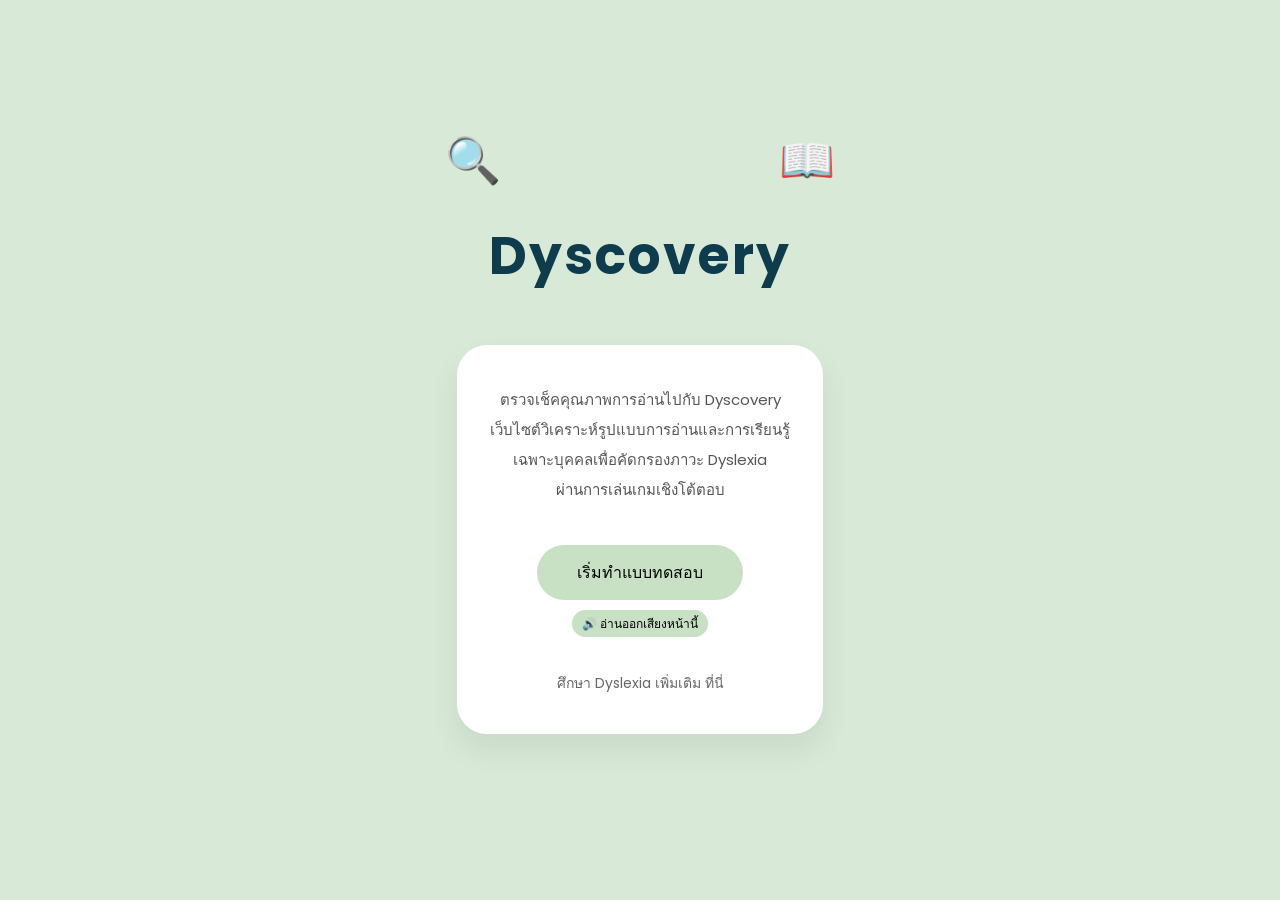
<file: index.html>
<!DOCTYPE html>
<html lang="th">
<head>
    <meta charset="UTF-8">
    <meta name="viewport" content="width=device-width, initial-scale=1.0">
    <title>Discovery Dyslexia</title>

    <link rel="stylesheet" href="style.css">

    <link href="https://fonts.googleapis.com/css2?family=Poppins:wght@300;400;600;700&display=swap" rel="stylesheet">
    
    <style>
        .global-speak-btn {
            font-size: 12px; /* ปรับขนาดตัวอักษรให้เล็กลง */
            padding: 4px 10px; /* ปรับขนาดกล่องปุ่มให้กะทัดรัดขึ้น */
            cursor: pointer;
        }
    </style>
</head>
<body>

    <div class="container">

        <div class="icon-left">🔍</div>
        <div class="icon-right">📖</div>

        <h1> Dyscovery </h1>

        <div class="card">

            <p>
                ตรวจเช็คคุณภาพการอ่านไปกับ Dyscovery<br>
                เว็บไซต์วิเคราะห์รูปแบบการอ่านและการเรียนรู้<br>
                เฉพาะบุคคลเพื่อคัดกรองภาวะ Dyslexia<br>
                ผ่านการเล่นเกมเชิงโต้ตอบ
            </p>

            <a href="form.html" style="text-decoration: none;">
                <button>เริ่มทำแบบทดสอบ</button>
            </a> 

            <div style="text-align: center; margin: 10px 0;">
                <button class="global-speak-btn">🔊 อ่านออกเสียงหน้านี้</button>
            </div>

            <a href="info.html">ศึกษา Dyslexia เพิ่มเติม ที่นี่</a>

        </div>

    </div>

    <script src="global-speaker.js"></script>
</body>
</html>
</file>
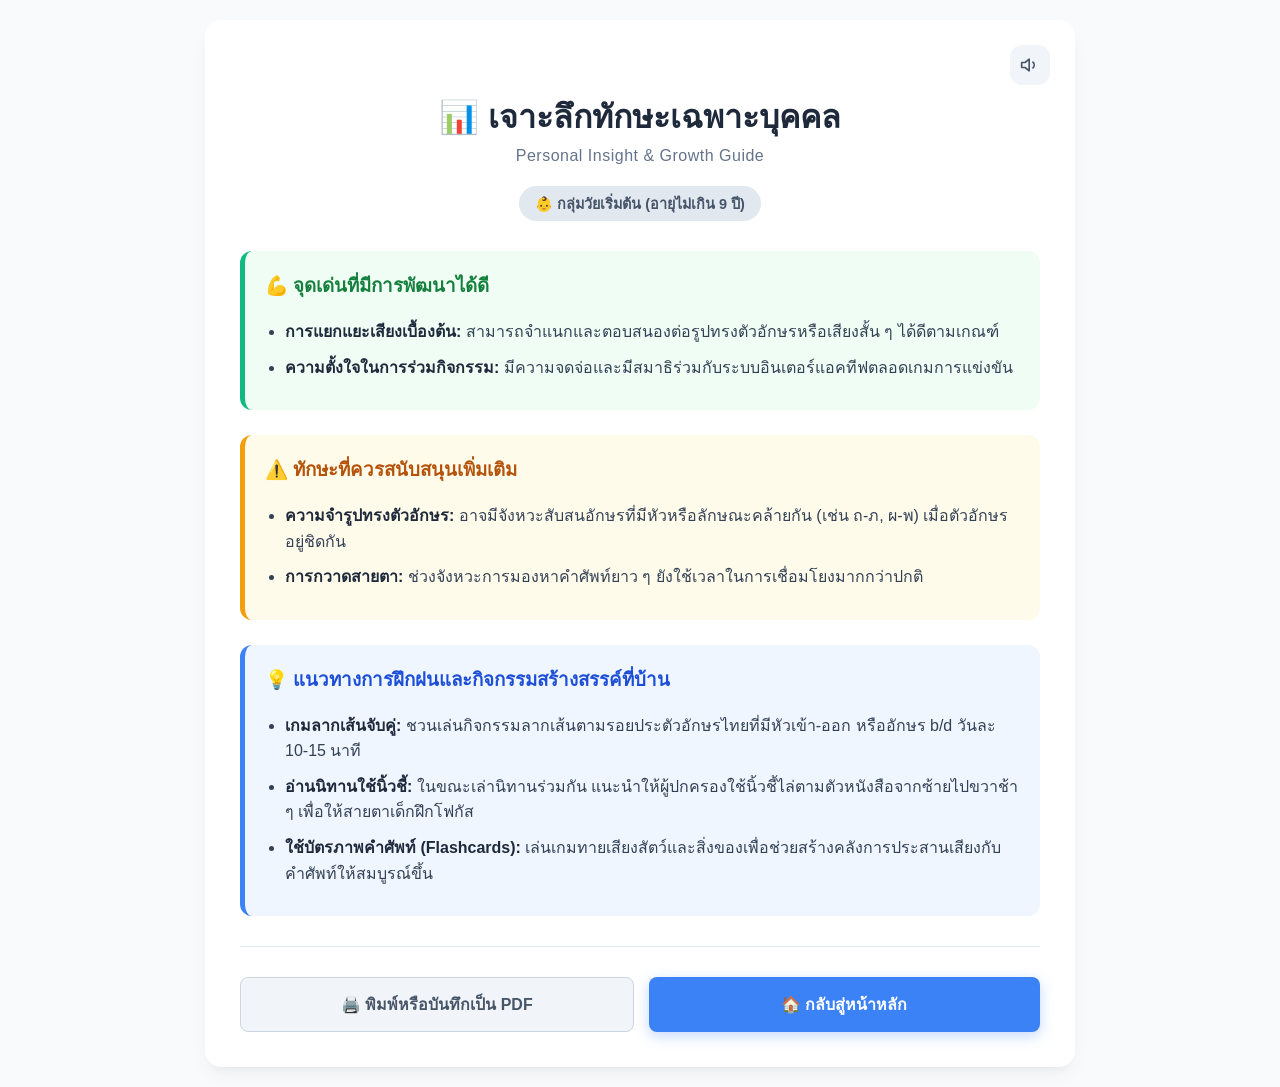
<file: insight.html>
<!DOCTYPE html>
<html lang="th">
<head>
    <meta charset="UTF-8">
    <meta name="viewport" content="width=device-width, initial-scale=1.0">
    <title>DSYCOVERY - เจาะลึกทักษะเฉพาะบุคคล</title>
    <link rel="stylesheet" href="style-insight.css">
</head>
<body>

<div class="container">
    <!-- 🔊 ปุ่มลำโพงอ่านออกเสียงมุมขวาบนสุด (ถอดแบบมาจากหน้าเกมต้นฉบับ) -->
    <button type="button" class="btn-speaker-corner" onclick="toggleInsightSpeech()" title="ฟังเสียงคำแนะนำ">
        <svg width="20" height="20" viewBox="0 0 24 24" fill="none" stroke="currentColor" stroke-width="2" stroke-linecap="round" stroke-linejoin="round"><path d="M11 5L6 9H2v6h4l5 4V5z"></path><path d="M15.54 8.46a5 5 0 0 1 0 7.07"></path></svg>
    </button>

    <div class="header">
        <h1>📊 เจาะลึกทักษะเฉพาะบุคคล</h1>
        <p class="subtitle">Personal Insight & Growth Guide</p>
        <div id="age-badge" class="age-badge">กำลังตรวจสอบกลุ่มอายุ...</div>
    </div>

    <div id="insight-content">
        <p style="text-align: center; color: #64748b;">กำลังประมวลผลข้อมูลเชิงลึก...</p>
    </div>

    <hr class="divider">

    <div class="action-area">
        <button onclick="window.print()" class="btn-secondary">🖨️ พิมพ์หรือบันทึกเป็น PDF</button>
        <button onclick="window.location.href='index.html'" class="btn-primary">🏠 กลับสู่หน้าหลัก</button>
    </div>
</div>

<script src="script-insight.js"></script>
</body>
</html>
</file>
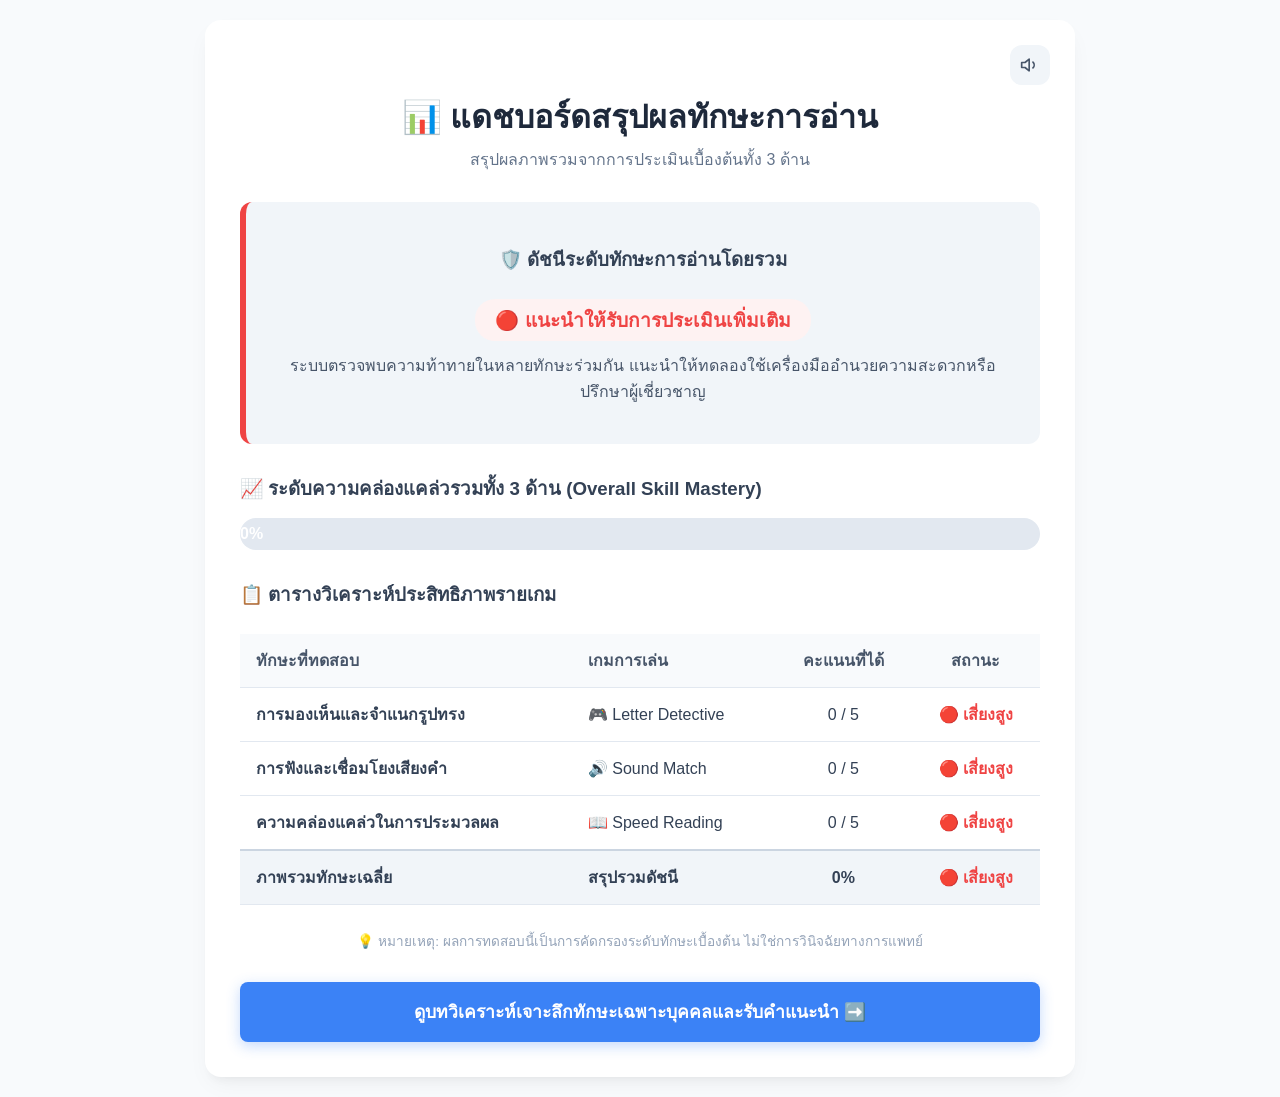
<file: summary.html>
<!DOCTYPE html>
<html lang="th">
<head>
    <meta charset="UTF-8">
    <meta name="viewport" content="width=device-width, initial-scale=1.0">
    <title>DSYCOVERY - แดชบอร์ดสรุปผลรวม</title>
    <link rel="stylesheet" href="style-summary.css">
</head>
<body>

<div class="container">
    <button type="button" class="btn-speaker-corner" onclick="toggleSummarySpeech()" title="ฟังเสียงสรุปผล">
        <svg width="20" height="20" viewBox="0 0 24 24" fill="none" stroke="currentColor" stroke-width="2" stroke-linecap="round" stroke-linejoin="round"><path d="M11 5L6 9H2v6h4l5 4V5z"></path><path d="M15.54 8.46a5 5 0 0 1 0 7.07"></path></svg>
    </button>

    <h1>📊 แดชบอร์ดสรุปผลทักษะการอ่าน</h1>
    <p class="subtitle">สรุปผลภาพรวมจากการประเมินเบื้องต้นทั้ง 3 ด้าน</p>

    <div class="overall-card" id="overall-card">
        <h3>🛡️ ดัชนีระดับทักษะการอ่านโดยรวม</h3>
        <div id="overall-status" class="status-badge">กำลังคำนวณ...</div>
        <p id="overall-desc" class="overall-desc"></p>
    </div>

    <div class="chart-section">
        <h3>📈 ระดับความคล่องแคล่วรวมทั้ง 3 ด้าน (Overall Skill Mastery)</h3>
        <div class="progress-container">
            <div id="overall-bar" class="progress-bar">0%</div>
        </div>
    </div>

    <h3>📋 ตารางวิเคราะห์ประสิทธิภาพรายเกม</h3>
    <table>
        <thead>
            <tr>
                <th>ทักษะที่ทดสอบ</th>
                <th>เกมการเล่น</th>
                <th class="center-text">คะแนนที่ได้</th>
                <th class="center-text">สถานะ</th>
            </tr>
        </thead>
        <tbody>
            <tr>
                <td><b>การมองเห็นและจำแนกรูปทรง</b></td>
                <td>🎮 Letter Detective</td>
                <td id="score-g1" class="center-text">- / 5</td>
                <td id="status-g1" class="center-text font-bold">-</td>
            </tr>
            <tr>
                <td><b>การฟังและเชื่อมโยงเสียงคำ</b></td>
                <td>🔊 Sound Match</td>
                <td id="score-g2" class="center-text">- / 5</td>
                <td id="status-g2" class="center-text font-bold">-</td>
            </tr>
            <tr>
                <td><b>ความคล่องแคล่วในการประมวลผล</b></td>
                <td>📖 Speed Reading</td>
                <td id="score-g3" class="center-text">- / 5</td>
                <td id="status-g3" class="center-text font-bold">-</td>
            </tr>
            <tr class="total-row">
                <td>ภาพรวมทักษะเฉลี่ย</td>
                <td>สรุปรวมดัชนี</td>
                <td id="avg-score" class="center-text">0%</td>
                <td id="avg-status" class="center-text font-bold">-</td>
            </tr>
        </tbody>
    </table>

    <p class="footnote">💡 หมายเหตุ: ผลการทดสอบนี้เป็นการคัดกรองระดับทักษะเบื้องต้น ไม่ใช่การวินิจฉัยทางการแพทย์</p>

    <button onclick="window.location.href='insight.html'" class="next-btn">
        ดูบทวิเคราะห์เจาะลึกทักษะเฉพาะบุคคลและรับคำแนะนำ ➡️
    </button>
</div>

<script src="script-summary.js"></script>
</body>
</html>
</file>
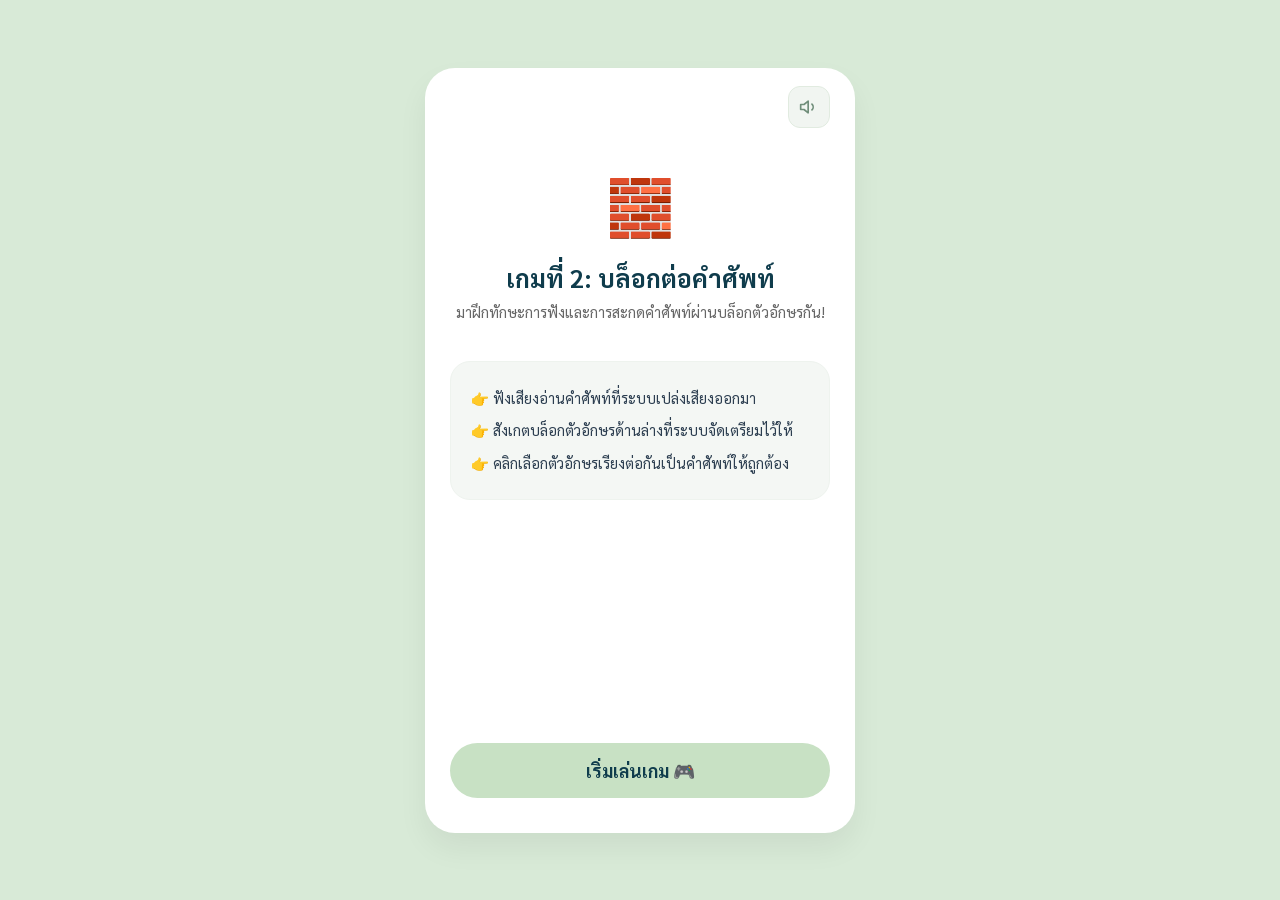
<file: word-builder.html>
<!DOCTYPE html>
<html lang="th">
<head>
    <meta charset="UTF-8">
    <meta name="viewport" content="width=device-width, initial-scale=1.0">
    <title>Word Builder</title>
    <link href="https://fonts.googleapis.com/css2?family=Prompt:wght@400;600;700&display=swap" rel="stylesheet">
    <link rel="stylesheet" href="style-game2.css">
</head>
<body>

    <div class="game-container">
        
        <div id="introSection" style="display: flex; flex-direction: column; justify-content: space-between; flex-grow: 1;">
            <button type="button" class="btn-speaker-corner" onclick="toggleIntroSpeech()" title="ฟังเสียงอ่านวิธีเล่น">
                <svg width="20" height="20" viewBox="0 0 24 24" fill="none" stroke="currentColor" stroke-width="2" stroke-linecap="round" stroke-linejoin="round"><path d="M11 5L6 9H2v6h4l5 4V5z"></path><path d="M15.54 8.46a5 5 0 0 1 0 7.07"></path></svg>
            </button>

            <div style="font-size: 55px; text-align: center; margin-bottom: 10px; margin-top: 15px;">🧱</div>
            <h2>เกมที่ 2: บล็อกต่อคำศัพท์</h2>
            <p style="text-align: center; margin-bottom: 25px; color: #666; font-size: 15px;">มาฝึกทักษะการฟังและการสะกดคำศัพท์ผ่านบล็อกตัวอักษรกัน!</p>
            
            <div style="background: #f4f7f4; border: 1px solid #eef3ee; padding: 24px 20px; border-radius: 20px; margin-top: 15px; margin-bottom: 30px; line-height: 1.7;">
                <p style="font-size: 14.5px; color: #2c3e50;">👉 ฟังเสียงอ่านคำศัพท์ที่ระบบเปล่งเสียงออกมา</p>
                <p style="font-size: 14.5px; color: #2c3e50; margin-top: 8px;">👉 สังเกตบล็อกตัวอักษรด้านล่างที่ระบบจัดเตรียมไว้ให้</p>
                <p style="font-size: 14.5px; color: #2c3e50; margin-top: 8px;">👉 คลิกเลือกตัวอักษรเรียงต่อกันเป็นคำศัพท์ให้ถูกต้อง</p>
            </div>

            <button class="next-game-btn" id="btn-start-play" onclick="startGame()">เริ่มเล่นเกม 🎮</button>
        </div>

        <div id="gameMainContent" class="hidden" style="width: 100%; display: flex; flex-direction: column; justify-content: space-between; flex-grow: 1;">
            
            <button type="button" class="btn-speaker-corner" onclick="toggleGameplaySpeech()" title="ฟังเสียงโจทย์อีกครั้ง">
                <svg width="20" height="20" viewBox="0 0 24 24" fill="none" stroke="currentColor" stroke-width="2" stroke-linecap="round" stroke-linejoin="round"><path d="M11 5L6 9H2v6h4l5 4V5z"></path><path d="M15.54 8.46a5 5 0 0 1 0 7.07"></path></svg>
            </button>

            <div id="timerContainer" class="timer-container">
                <div id="timerBar" class="timer-bar"></div>
            </div>

            <div id="gamePlaySection">
                <div class="top-section">
                    <div id="questionCounter" class="question-counter">ข้อ 1 / 5</div>
                </div>

                <button id="speakBtn" class="speaker-btn">🔊</button>

                <div id="answerSlots" class="answer-slots"></div>
                <div id="letterBank" class="letter-bank"></div>

                <button id="submitBtn" class="submit-btn">ยืนยันคำตอบ</button>
            </div>
        </div>

        <div id="summarySection" class="summary-container hidden" style="display: flex; flex-direction: column; align-items: center; justify-content: center; flex-grow: 1;">
            <h2 class="summary-title">📊 สรุปผล เกมที่ 2</h2>
            <p class="summary-subtitle">บล็อกต่อคำศัพท์ที่คุณได้ยิน</p>
            <div class="stat-row">
                <div class="stat-box">
                    <div class="stat-num correct" id="correct-num">0</div>
                    <div class="stat-label">ต่อคำถูกต้อง</div>
                </div>
                <div class="stat-box">
                    <div class="stat-num wrong" id="wrong-num">0</div>
                    <div class="stat-label">ต่อคำผิด / ไม่ทัน</div>
                </div>
            </div>

            <button id="nextGameBtn" class="next-game-btn">
                ไปเล่นเกมถัดไป ➡️
            </button>
        </div>

    </div>

    <script src="script-game2.js"></script>
</body>
</html>
</file>
<file: style.css>
*{
    margin:0;
    padding:0;
    box-sizing:border-box;
    font-family:'Poppins', sans-serif;
}

body{
    background:#d8ead7;
    min-height:100vh;
    display:flex;
    justify-content:center;
    align-items:center;
}

.container{
    width:100%;
    max-width:430px;
    text-align:center;
    position:relative;
}

.icon-left{
    position:absolute;
    left:20px;
    top:10px;
    font-size:45px;
}

.icon-right{
    position:absolute;
    right:20px;
    top:10px;
    font-size:45px;
}

h1{
    margin-top:100px;
    color:#0f3c4c;
    font-size:52px;
    font-weight:700;
    letter-spacing:2px;
}

.card{
    background:white;
    width:85%;
    margin:50px auto;
    padding:40px 30px;
    border-radius:30px;

    box-shadow:
    0 15px 30px rgba(0,0,0,0.08);
}

.card p{
    color:#555;
    line-height:2;
    font-size:15px;
    margin-bottom:40px;
}

button{
    background:#c8e1c4;
    border:none;
    padding:15px 40px;
    border-radius:30px;
    font-size:16px;
    cursor:pointer;
    transition:0.3s;
}

button:hover{
    transform:scale(1.05);
}

.card a{
    display:block;
    margin-top:35px;
    text-decoration:none;
    color:#666;
    font-size:14px;
}
</file>
<file: style-insight.css>
/* ===== style-insight.css — Insight Styling ===== */

body {
    font-family: 'ChulaCharasNew', 'Sarabun', -apple-system, sans-serif;
    background-color: #f8fafc;
    color: #334155;
    margin: 0;
    padding: 20px;
}

.container {
    max-width: 800px;
    margin: 0 auto;
    background: #ffffff;
    padding: 35px;
    border-radius: 16px;
    box-shadow: 0 10px 25px -5px rgba(0, 0, 0, 0.05), 0 8px 10px -6px rgba(0, 0, 0, 0.05);
    position: relative; /* เพิ่มเพื่อให้จัดตำแหน่งปุ่มลำโพงด้านในเทียบกับการ์ดได้ */
    padding-top: 50px; /* ขยับพื้นที่ด้านบนลงมาเล็กน้อยเพื่อความสมดุล */
}

/* 🔊 ตกแต่งปุ่มลำโพงจิ๋วมุมขวาบนสุดคุมโทนพาสเทลเทานวลตามแบบหน้าเกม */
.btn-speaker-corner {
    position: absolute;
    top: 25px; 
    right: 25px;
    background: #f1f5f9;
    color: #475569;
    border: none;
    width: 40px;
    height: 40px;
    border-radius: 12px;
    cursor: pointer;
    display: flex;
    align-items: center;
    justify-content: center;
    transition: all 0.2s ease;
    z-index: 20;
}

.btn-speaker-corner:hover {
    background: #e2e8f0;
    transform: scale(1.05);
}

.header {
    text-align: center;
    margin-bottom: 30px;
}

h1 {
    color: #1e293b;
    margin-bottom: 5px;
}

.subtitle {
    color: #64748b;
    margin-top: 0;
    font-weight: 500;
    letter-spacing: 0.5px;
}

/* ป้ายแสดงกลุ่มอายุ */
.age-badge {
    display: inline-block;
    background-color: #e2e8f0;
    color: #475569;
    padding: 6px 16px;
    border-radius: 20px;
    font-size: 0.9rem;
    font-weight: bold;
    margin-top: 5px;
}

/* การ์ดแยกย่อยของจุดเด่น จุดควรฝึก และคำแนะนำ */
.insight-card {
    margin-bottom: 25px;
    padding: 20px;
    border-radius: 12px;
    border-left: 5px solid #cbd5e1;
}

.card-strength {
    background-color: #f0fdf4;
    border-left-color: #10b981;
}
.card-strength h3 { color: #15803d; margin-top: 0; }

.card-improve {
    background-color: #fffbeb;
    border-left-color: #f59e0b;
}
.card-improve h3 { color: #b45309; margin-top: 0; }

.card-recommend {
    background-color: #eff6ff;
    border-left-color: #3b82f6;
}
.card-recommend h3 { color: #1d4ed8; margin-top: 0; }

/* ตกแต่งรายการคำแนะนำ (List) */
ul {
    margin: 0;
    padding-left: 20px;
}

li {
    margin-bottom: 10px;
    line-height: 1.6;
    color: #334155;
}

li b {
    color: #1e293b;
}

.divider {
    border: 0;
    border-top: 1px solid #e2e8f0;
    margin: 30px 0;
}

/* ปุ่มควบคุม */
.action-area {
    display: flex;
    gap: 15px;
}

.btn-primary, .btn-secondary {
    flex: 1;
    border: none;
    padding: 14px;
    font-size: 1rem;
    font-weight: bold;
    border-radius: 8px;
    cursor: pointer;
    transition: all 0.2s ease-in-out;
}

.btn-primary {
    background-color: #3b82f6;
    color: white;
    box-shadow: 0 4px 14px 0 rgba(59, 130, 246, 0.3);
}
.btn-primary:hover {
    background-color: #2563eb;
}

.btn-secondary {
    background-color: #f1f5f9;
    color: #475569;
    border: 1px solid #cbd5e1;
}
.btn-secondary:hover {
    background-color: #e2e8f0;
}

/* ซ่อนปุ่มเวลาสั่งพิมพ์ออกทางเครื่องปริ้น/PDF */
@media print {
    body { background-color: white; padding: 0; }
    .container { box-shadow: none; padding: 0; }
    .action-area, .divider, .btn-speaker-corner { display: none; } /* ซ่อนปุ่มลำโพงไม่ให้เลอะกระดาษเวลาสั่งพิมพ์ */
}
</file>
<file: style-summary.css>
/* ===== style-summary.css — Dashboard Styling ===== */

body {
    font-family: 'ChulaCharasNew', 'Sarabun', -apple-system, sans-serif;
    background-color: #f8fafc;
    color: #334155;
    margin: 0;
    padding: 20px;
}

.container {
    max-width: 800px;
    margin: 0 auto;
    background: #ffffff;
    padding: 35px;
    border-radius: 16px;
    box-shadow: 0 10px 25px -5px rgba(0, 0, 0, 0.05), 0 8px 10px -6px rgba(0, 0, 0, 0.05);
    position: relative; /* เพิ่มเพื่อให้จัดตำแหน่งปุ่มลำโพงด้านในเทียบกับการ์ดได้ */
    padding-top: 50px; /* เว้นพื้นที่ด้านบนนิดหน่อยกันปุ่มลำโพงชนข้อความหัวเรื่อง */
}

/* 🔊 เพิ่มดีไซน์ปุ่มลำโพงจิ๋วมุมขวาบนสุดตามฟิวหน้าเกม */
.btn-speaker-corner {
    position: absolute;
    top: 25px; 
    right: 25px;
    background: #f1f5f9; /* สีเทานวลกลมกลืนกับดีไซน์แดชบอร์ด */
    color: #475569;
    border: none;
    width: 40px;
    height: 40px;
    border-radius: 12px;
    cursor: pointer;
    display: flex;
    align-items: center;
    justify-content: center;
    transition: all 0.2s ease;
    z-index: 20;
}

.btn-speaker-corner:hover {
    background: #e2e8f0;
    transform: scale(1.05);
}

h1 {
    text-align: center;
    color: #1e293b;
    margin-bottom: 5px;
}

.subtitle {
    text-align: center;
    color: #64748b;
    margin-top: 0;
    margin-bottom: 30px;
}

h3 {
    color: #334155;
    margin-bottom: 15px;
}

/* การ์ดสรุปผลภาพรวมแบบคุมโทนพาสเทล */
.overall-card {
    background: #f1f5f9;
    padding: 24px;
    border-radius: 12px;
    text-align: center;
    margin-bottom: 30px;
    border-left: 6px solid #94a3b8;
    transition: all 0.3s ease;
}

.status-badge {
    font-size: 1.2rem;
    font-weight: bold;
    display: inline-block;
    padding: 6px 20px;
    border-radius: 20px;
    margin-top: 10px;
}

.overall-desc {
    margin-top: 12px;
    color: #475569;
    line-height: 1.6;
}

/* แผนภูมิกราฟแท่งจำลอง */
.chart-section {
    margin: 30px 0;
}

.progress-container {
    background-color: #e2e8f0;
    border-radius: 25px;
    overflow: hidden;
    margin: 15px 0;
}

.progress-bar {
    height: 32px;
    width: 0%;
    background-color: #94a3b8;
    color: white;
    text-align: center;
    line-height: 32px;
    font-weight: bold;
    transition: width 1s cubic-bezier(0.4, 0, 0.2, 1);
}

/* ตารางแสดงผลประสิทธิภาพ */
table {
    width: 100%;
    border-collapse: collapse;
    margin: 25px 0;
    font-size: 1rem;
}

th, td {
    padding: 14px 16px;
    text-align: left;
    border-bottom: 1px solid #e2e8f0;
}

th {
    background-color: #f8fafc;
    color: #475569;
    font-weight: 600;
}

tr.total-row {
    background-color: #f1f5f9;
    font-weight: bold;
    border-top: 2px solid #cbd5e1;
}

.center-text {
    text-align: center;
}

.font-bold {
    font-weight: bold;
}

.footnote {
    font-size: 0.85rem;
    color: #94a3b8;
    text-align: center;
    margin-top: 20px;
}

/* ปุ่มกดเพื่อข้ามหน้าไปส่วนวิเคราะห์เชิงลึก */
.next-btn {
    display: block;
    width: 100%;
    background-color: #3b82f6;
    color: white;
    border: none;
    padding: 16px;
    font-size: 1.1rem;
    font-weight: bold;
    border-radius: 8px;
    cursor: pointer;
    box-shadow: 0 4px 14px 0 rgba(59, 130, 246, 0.3);
    transition: all 0.2s ease-in-out;
    margin-top: 30px;
}

.next-btn:hover {
    background-color: #2563eb;
    transform: translateY(-2px);
    box-shadow: 0 6px 20px 0 rgba(37, 99, 235, 0.4);
}
</file>
<file: style-game2.css>
/* ===== style-game2.css — Word Builder Game (ปรับปรุงใหม่) ===== */
@import url('https://fonts.googleapis.com/css2?family=Sarabun:ital,wght@0,300;0,400;0,600;0,700;1,400&display=swap');

*, *::before, *::after {
box-sizing: border-box;
margin: 0;
padding: 0;
font-family: 'Sarabun', sans-serif;
}

body {
background: #d8ead7;
min-height: 100vh;
display: flex;
justify-content: center;
align-items: center;
padding: 20px;
}

/* ===== 🛠️ ส่วนที่ 1: เพิ่มพื้นที่ด้านบนการ์ดรองรับแถวปุ่มลำโพง ===== */
.game-container {
width: 100%;
max-width: 430px;
min-height: 85vh;
background: #ffffff;
border-radius: 30px;
padding: 35px 25px;
box-shadow: 0 15px 30px rgba(0,0,0,0.06);
display: flex;
flex-direction: column;
justify-content: space-between;
position: relative;
overflow: hidden;
padding-top: 85px; /* 🌟 ปรับเพิ่มความสูงจากเดิม 75px เพื่อให้มีช่องไฟด้านบนเปิดกว้างโปร่งตา */
}

/* ===== 🛠️ ส่วนที่ 2: ดันปุ่มลำโพงขึ้นไปอยู่แถวบนสุดริมขวา ขยายขนาดให้กดง่ายสมส่วน ===== */
.btn-speaker-corner {
position: absolute;
top: 18px; /* 🌟 ขยับปุ่มขึ้นไปชิดขอบบนสุดเหนือหลอดจับเวลา */
right: 25px;
background: #f1f5f1;
color: #708e7a;
border: 1px solid #e1ebe0;
width: 42px; /* 🌟 ขยายโครงสร้างปุ่มกล่องรับสเกลให้ใหญ่เต็มนิ้วรับกับธีมหลัก */
height: 42px;
border-radius: 12px;
cursor: pointer;
display: flex;
align-items: center;
justify-content: center;
transition: all 0.2s ease;
z-index: 30; /* 🌟 เพิ่มระดับชั้นความสูงให้อยู่เหนือทุกองค์ประกอบ */
}

.btn-speaker-corner:hover {
background: #e2ede1;
color: #0f3c4c;
border-color: #c8e1c4;
transform: scale(1.05);
}

/* ===== 🛠️ ส่วนที่ 3: จัดหลอดเวลาให้อยู่ใต้ปุ่มลำโพง และขยายความยาวเต็มแผ่นการ์ด ===== */
.timer-container {
position: absolute;
top: 72px; /* 🌟 ย้ายตำแหน่งลงมาด้านล่าง เพื่อหลบแถวปุ่มลำโพงด้านบนอย่างเป็นระเบียบ */
left: 25px;
width: calc(100% - 50px); /* 🌟 ขยายหลอดเวลาให้ยาวเต็มพิกัดซ้าย-ขวาของการ์ดขาวอย่างสมส่วน */
height: 8px;
background: #eef3ee;
border-radius: 4px;
overflow: hidden;
z-index: 10;
}

.timer-bar {
height: 100%;
width: 100%;
background: #88c084;
/* ⚡ เคล็ดลับลดการสะดุด: ใช้ linear สำหรับการคำนวณหลอด และขยายเวลาของช่วงการเปลี่ยนผ่านกว้างขึ้น */
transition: width 1s linear;
}

h2 {
text-align: center;
color: #0f3c4c;
font-size: 25px;
font-weight: 700;
margin-top: 10px;
margin-bottom: 8px;
}

#gamePlaySection {
display: flex;
flex-direction: column;
flex-grow: 1;
justify-content: space-between;
}

.top-section {
display: flex;
justify-content: space-between;
align-items: center;
margin-top: 10px;
margin-bottom: 15px;
}

.question-counter {
font-size: 15px;
font-weight: 500;
color: #555;
text-align: center;
width: 100%;
}

/* 🔊 ขยายปุ่มกดฟังเสียงโจทย์กลางจอให้ใหญ่และเด่นชัดขึ้น */
.speaker-btn {
background: #f4f7f4;
border: 2px dashed #c8e1c4;
font-size: 38px; /* ปรับขนาดไอคอนลำโพงเพิ่มขึ้น */
width: 95px; /* ปรับวงกลมให้ใหญ่ขึ้นเด่นสะดุดตา */
height: 95px;
border-radius: 50%;
cursor: pointer;
display: flex;
align-items: center;
justify-content: center;
margin: 15px auto 30px auto;
transition: all 0.2s ease;
}

.speaker-btn:hover {
transform: scale(1.06);
background: #e2ede1;
}

/* ⬜ ขยายขนาดช่องวางคำตอบ (สี่เหลี่ยมด้านบน) */
.answer-slots {
display: flex;
justify-content: center;
gap: 10px;
margin-bottom: 30px;
min-height: 54px;
flex-wrap: wrap;
}

.slot {
width: 52px; /* ขยายขนาดความกว้างบล็อก */
height: 52px; /* ขยายขนาดความสูงบล็อก */
border: 1px solid #cbd5e1;
background: #f8fafc;
border-radius: 14px;
display: flex;
align-items: center;
justify-content: center;
font-size: 22px; /* ปรับตัวอักษรข้างในให้ใหญ่ชัดเจน */
font-weight: bold;
color: #0f3c4c;
cursor: pointer;
}

/* 🔠 ขยายขนาดคลังบล็อกตัวอักษรให้เลือก (แถวล่าง) ให้ใหญ่สะใจเด็กๆ */
.letter-bank {
display: flex;
justify-content: center;
gap: 12px;
margin-bottom: 40px;
flex-wrap: wrap;
}

.letter-btn {
width: 52px; /* บังคับเป็นสี่เหลี่ยมจัตุรัสเพื่อให้ขนาดล้อไปกับกล่องรับคำตอบ */
height: 52px;
background: #c8e1c4;
border: none;
color: #0f3c4c;
font-size: 22px; /* ตัวอักษรใหญ่เด่นชัด */
font-weight: bold;
border-radius: 14px;
cursor: pointer;
display: flex;
align-items: center;
justify-content: center;
transition: 0.2s;
box-shadow: 0 4px 0 #b7cdb4;
}

.letter-btn:hover {
transform: translateY(-2px);
}

.letter-btn:active {
transform: translateY(2px);
box-shadow: none;
}

.submit-btn {
width: 100%;
padding: 16px;
border: none;
border-radius: 30px;
background: #0f3c4c;
color: white;
font-size: 17px;
font-weight: 600;
cursor: pointer;
transition: 0.3s;
text-align: center;
}

.submit-btn:hover {
transform: scale(1.02);
}

.next-game-btn {
width: 100%;
padding: 16px;
border: none;
border-radius: 30px;
background: #c8e1c4;
color: #0f3c4c;
font-size: 18px;
font-weight: 700;
cursor: pointer;
transition: 0.3s;
text-align: center;
margin-top: auto;
}

.next-game-btn:hover {
background: #b7cdb4;
transform: scale(1.02);
}

.stat-row {
width: 100%;
display: flex;
gap: 12px;
justify-content: center;
margin: 25px 0;
}

.stat-box {
flex: 1;
background: #f4f7f4;
border: 1px solid #c8e1c4;
border-radius: 20px;
padding: 20px 10px;
text-align: center;
}

.stat-num {
font-size: 36px;
font-weight: 700;
margin-bottom: 4px;
}
.stat-num.correct { color: #2e7d32; }
.stat-num.wrong { color: #c0392b; }
.stat-label { font-size: 13px; color: #555; }

.summary-title { text-align: center; margin-bottom: 5px; }
.summary-subtitle { text-align: center; color: #666; font-size: 14px; }

.hidden { display: none !important; }
</file>
